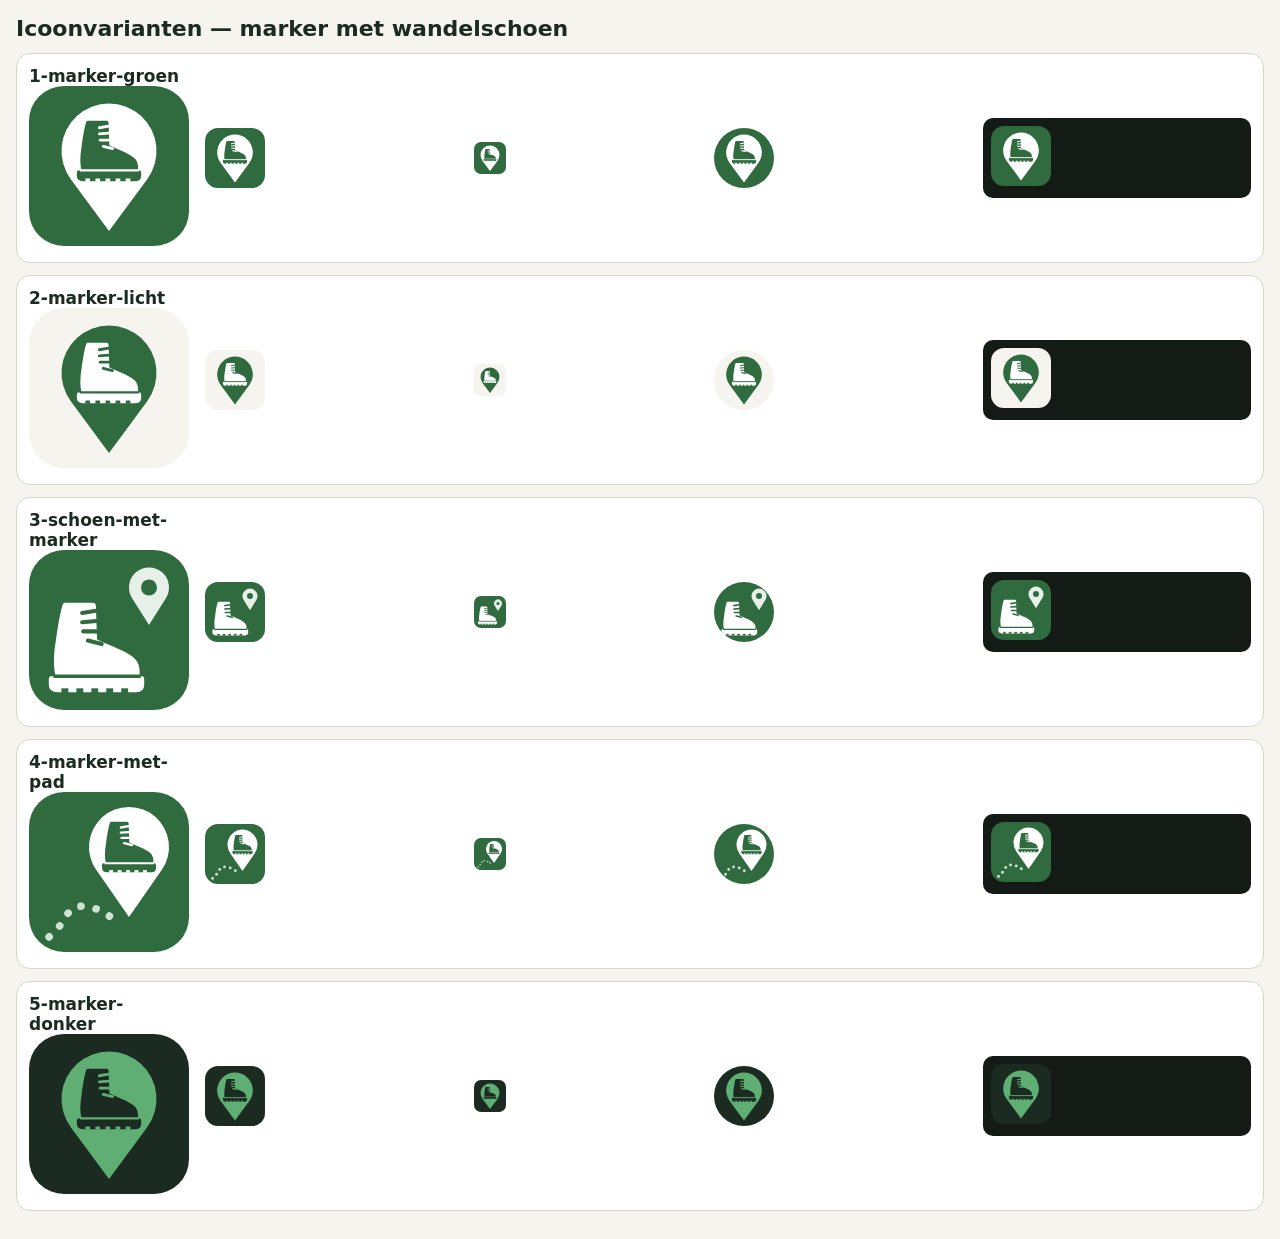
<file: tools/icon-varianten/preview.html>
<!doctype html>
<html lang="nl"><head><meta charset="utf-8"><meta name="viewport" content="width=device-width, initial-scale=1">
<title>Icoonvarianten</title>
<style>
body { margin: 0; padding: 16px; font-family: system-ui, sans-serif; background: #F6F4EE; color: #1C2B22; }
h1 { font-size: 22px; margin: 0 0 12px; }
.v { display: grid; grid-template-columns: 160px repeat(4, auto); gap: 16px; align-items: center;
     background: #fff; border: 1px solid #DAD6CB; border-radius: 14px; padding: 12px; margin-bottom: 12px; }
.v h2 { font-size: 17px; margin: 0; }
img.big { width: 160px; height: 160px; }
img.mid { width: 60px; height: 60px; }
img.small { width: 32px; height: 32px; }
.round { width: 60px; height: 60px; border-radius: 50%; overflow: hidden; }
.round img { width: 60px; height: 60px; transform: scale(1.0); }
.dark { background: #141A16; padding: 8px; border-radius: 10px; }
</style></head><body>
<h1>Icoonvarianten — marker met wandelschoen</h1>
<div class="v"><div><h2>1-marker-groen</h2><img class="big" src="1-marker-groen.svg" alt=""></div><img class="mid" src="1-marker-groen.svg" alt=""><img class="small" src="1-marker-groen.svg" alt=""><div class="round"><img src="1-marker-groen.svg" alt=""></div><div class="dark"><img class="mid" src="1-marker-groen.svg" alt=""></div></div>
<div class="v"><div><h2>2-marker-licht</h2><img class="big" src="2-marker-licht.svg" alt=""></div><img class="mid" src="2-marker-licht.svg" alt=""><img class="small" src="2-marker-licht.svg" alt=""><div class="round"><img src="2-marker-licht.svg" alt=""></div><div class="dark"><img class="mid" src="2-marker-licht.svg" alt=""></div></div>
<div class="v"><div><h2>3-schoen-met-marker</h2><img class="big" src="3-schoen-met-marker.svg" alt=""></div><img class="mid" src="3-schoen-met-marker.svg" alt=""><img class="small" src="3-schoen-met-marker.svg" alt=""><div class="round"><img src="3-schoen-met-marker.svg" alt=""></div><div class="dark"><img class="mid" src="3-schoen-met-marker.svg" alt=""></div></div>
<div class="v"><div><h2>4-marker-met-pad</h2><img class="big" src="4-marker-met-pad.svg" alt=""></div><img class="mid" src="4-marker-met-pad.svg" alt=""><img class="small" src="4-marker-met-pad.svg" alt=""><div class="round"><img src="4-marker-met-pad.svg" alt=""></div><div class="dark"><img class="mid" src="4-marker-met-pad.svg" alt=""></div></div>
<div class="v"><div><h2>5-marker-donker</h2><img class="big" src="5-marker-donker.svg" alt=""></div><img class="mid" src="5-marker-donker.svg" alt=""><img class="small" src="5-marker-donker.svg" alt=""><div class="round"><img src="5-marker-donker.svg" alt=""></div><div class="dark"><img class="mid" src="5-marker-donker.svg" alt=""></div></div>
</body></html>
</file>
